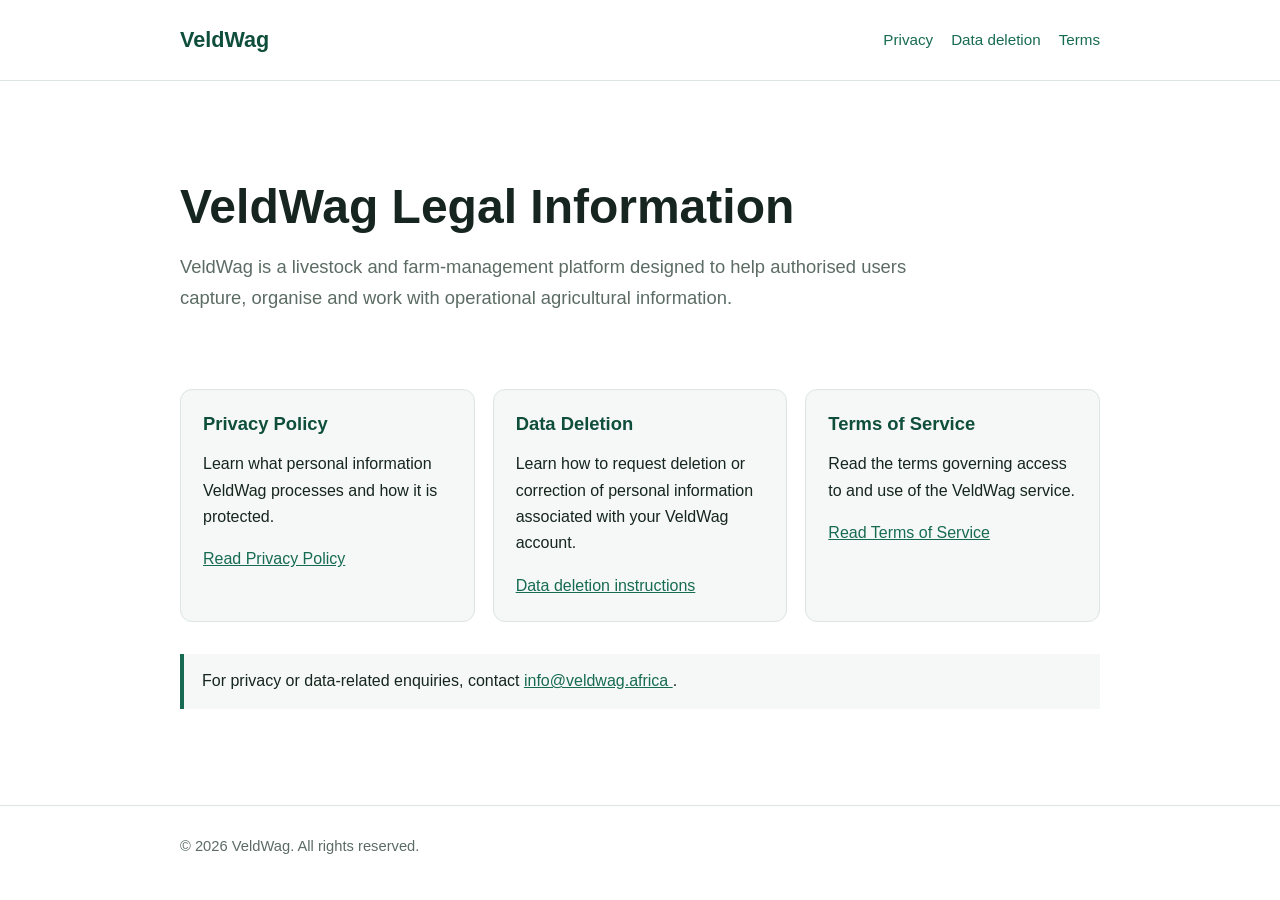
<file: index.html>
<!doctype html>
<html lang="en">
<head>
    <meta charset="utf-8">
    <meta
        name="viewport"
        content="width=device-width, initial-scale=1"
    >
    <title>VeldWag Legal</title>
    <meta
        name="description"
        content="Privacy, data deletion and terms for VeldWag."
    >
    <link rel="stylesheet" href="/assets/style.css">
</head>

<body>

<header>
    <div class="header-inner">
        <a class="brand" href="/">VeldWag</a>

        <nav>
            <a href="/privacy/">Privacy</a>
            <a href="/data-deletion/">Data deletion</a>
            <a href="/terms/">Terms</a>
        </nav>
    </div>
</header>

<main>
    <section class="hero">
        <h1>VeldWag Legal Information</h1>

        <p class="lead">
            VeldWag is a livestock and farm-management
            platform designed to help authorised users
            capture, organise and work with operational
            agricultural information.
        </p>
    </section>

    <div class="cards">

        <section class="card">
            <h2>Privacy Policy</h2>

            <p>
                Learn what personal information VeldWag
                processes and how it is protected.
            </p>

            <a href="/privacy/">
                Read Privacy Policy
            </a>
        </section>

        <section class="card">
            <h2>Data Deletion</h2>

            <p>
                Learn how to request deletion or correction
                of personal information associated with
                your VeldWag account.
            </p>

            <a href="/data-deletion/">
                Data deletion instructions
            </a>
        </section>

        <section class="card">
            <h2>Terms of Service</h2>

            <p>
                Read the terms governing access to and use
                of the VeldWag service.
            </p>

            <a href="/terms/">
                Read Terms of Service
            </a>
        </section>

    </div>

    <div class="notice">
        For privacy or data-related enquiries, contact
        <a href="mailto:info@veldwag.africa">
            info@veldwag.africa
        </a>.
    </div>
</main>

<footer>
    <div class="footer-inner">
        © 2026 VeldWag.
        All rights reserved.
    </div>
</footer>

</body>
</html>
</file>
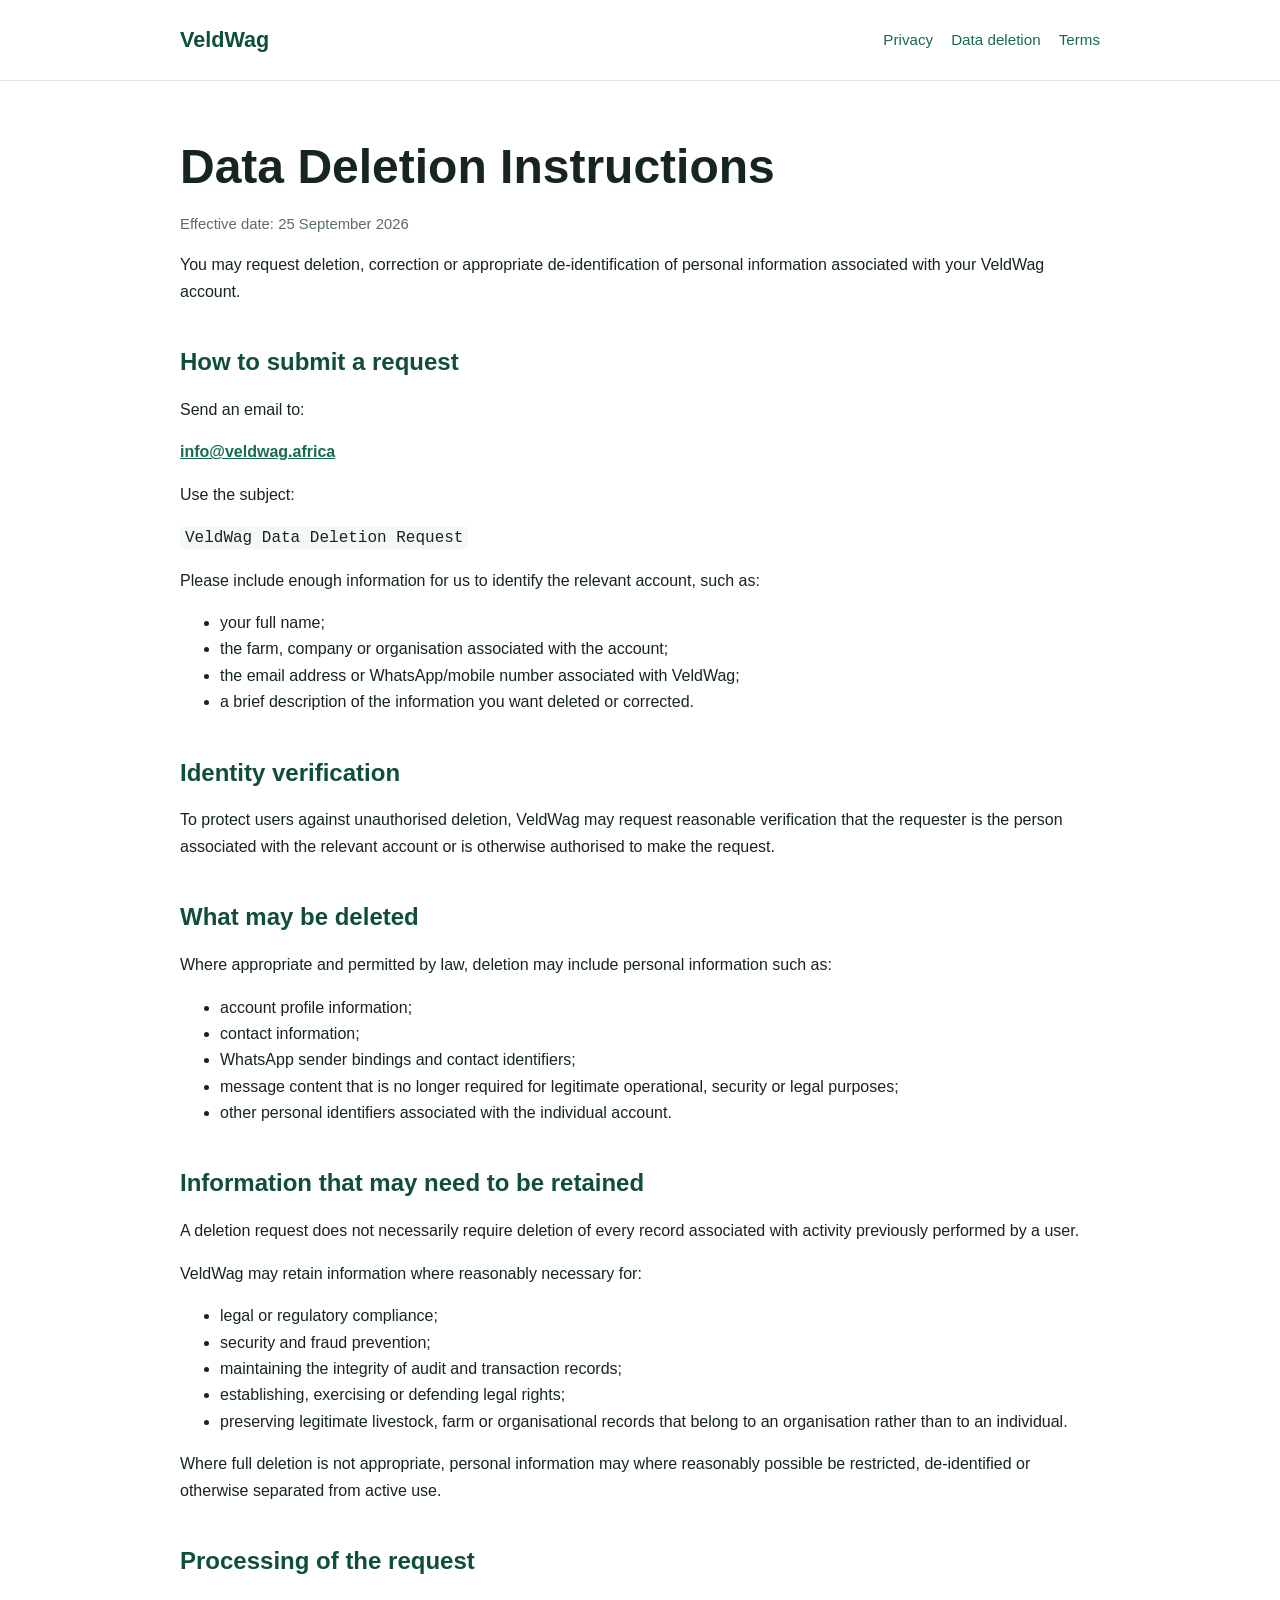
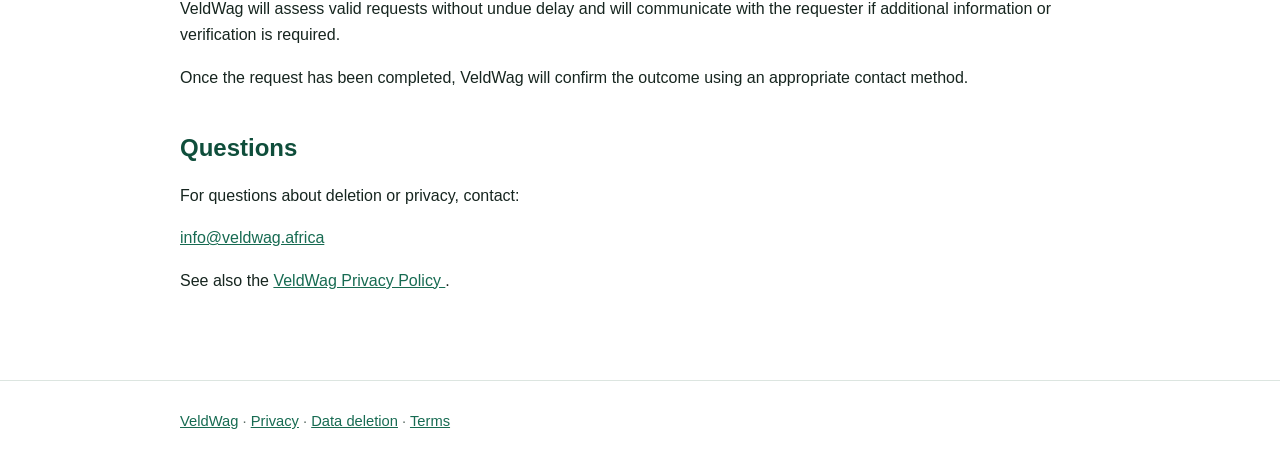
<file: data-deletion/index.html>
<!doctype html>
<html lang="en">
<head>
    <meta charset="utf-8">
    <meta
        name="viewport"
        content="width=device-width, initial-scale=1"
    >
    <title>Data Deletion Instructions | VeldWag</title>
    <meta
        name="description"
        content="Instructions for requesting deletion of personal information from VeldWag."
    >
    <link rel="stylesheet" href="/assets/style.css">
</head>

<body>

<header>
    <div class="header-inner">
        <a class="brand" href="/">VeldWag</a>

        <nav>
            <a href="/privacy/">Privacy</a>
            <a href="/data-deletion/">Data deletion</a>
            <a href="/terms/">Terms</a>
        </nav>
    </div>
</header>

<main>

<h1>Data Deletion Instructions</h1>

<p class="meta">
    Effective date: 25 September 2026
</p>

<p>
    You may request deletion, correction or appropriate
    de-identification of personal information associated
    with your VeldWag account.
</p>


<h2>How to submit a request</h2>

<p>
    Send an email to:
</p>

<p>
    <a href="mailto:info@veldwag.africa">
        <strong>info@veldwag.africa</strong>
    </a>
</p>

<p>
    Use the subject:
</p>

<p>
    <code>VeldWag Data Deletion Request</code>
</p>

<p>
    Please include enough information for us to identify
    the relevant account, such as:
</p>

<ul>
    <li>your full name;</li>
    <li>
        the farm, company or organisation associated
        with the account;
    </li>
    <li>
        the email address or WhatsApp/mobile number
        associated with VeldWag;
    </li>
    <li>
        a brief description of the information you want
        deleted or corrected.
    </li>
</ul>


<h2>Identity verification</h2>

<p>
    To protect users against unauthorised deletion,
    VeldWag may request reasonable verification that the
    requester is the person associated with the relevant
    account or is otherwise authorised to make the
    request.
</p>


<h2>What may be deleted</h2>

<p>
    Where appropriate and permitted by law, deletion may
    include personal information such as:
</p>

<ul>
    <li>account profile information;</li>
    <li>contact information;</li>
    <li>WhatsApp sender bindings and contact identifiers;</li>
    <li>
        message content that is no longer required for
        legitimate operational, security or legal
        purposes;
    </li>
    <li>
        other personal identifiers associated with the
        individual account.
    </li>
</ul>


<h2>Information that may need to be retained</h2>

<p>
    A deletion request does not necessarily require
    deletion of every record associated with activity
    previously performed by a user.
</p>

<p>
    VeldWag may retain information where reasonably
    necessary for:
</p>

<ul>
    <li>legal or regulatory compliance;</li>
    <li>security and fraud prevention;</li>
    <li>
        maintaining the integrity of audit and
        transaction records;
    </li>
    <li>
        establishing, exercising or defending legal
        rights;
    </li>
    <li>
        preserving legitimate livestock, farm or
        organisational records that belong to an
        organisation rather than to an individual.
    </li>
</ul>

<p>
    Where full deletion is not appropriate, personal
    information may where reasonably possible be
    restricted, de-identified or otherwise separated
    from active use.
</p>


<h2>Processing of the request</h2>

<p>
    VeldWag will assess valid requests without undue
    delay and will communicate with the requester if
    additional information or verification is required.
</p>

<p>
    Once the request has been completed, VeldWag will
    confirm the outcome using an appropriate contact
    method.
</p>


<h2>Questions</h2>

<p>
    For questions about deletion or privacy, contact:
</p>

<p>
    <a href="mailto:info@veldwag.africa">
        info@veldwag.africa
    </a>
</p>

<p>
    See also the
    <a href="/privacy/">
        VeldWag Privacy Policy
    </a>.
</p>

</main>

<footer>
    <div class="footer-inner">
        <a href="/">VeldWag</a>
        ·
        <a href="/privacy/">Privacy</a>
        ·
        <a href="/data-deletion/">Data deletion</a>
        ·
        <a href="/terms/">Terms</a>
    </div>
</footer>

</body>
</html>
</file>
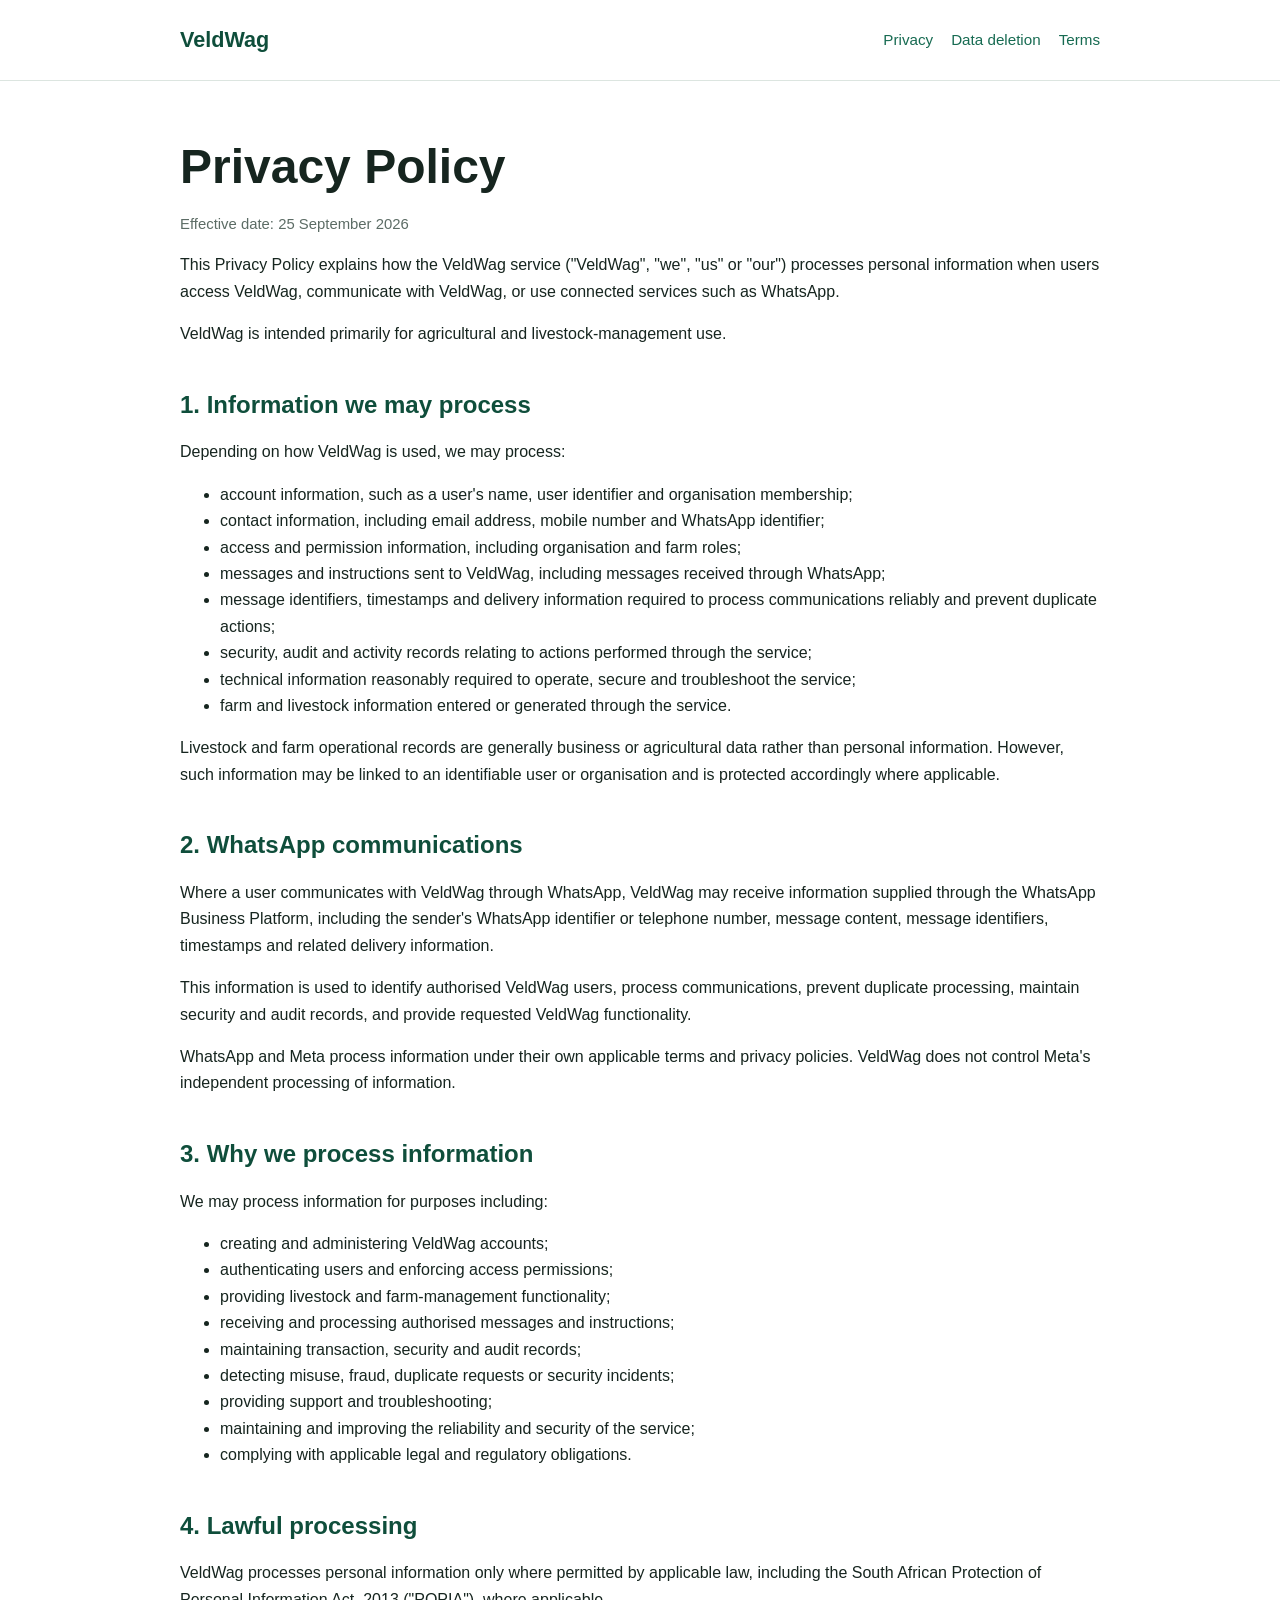
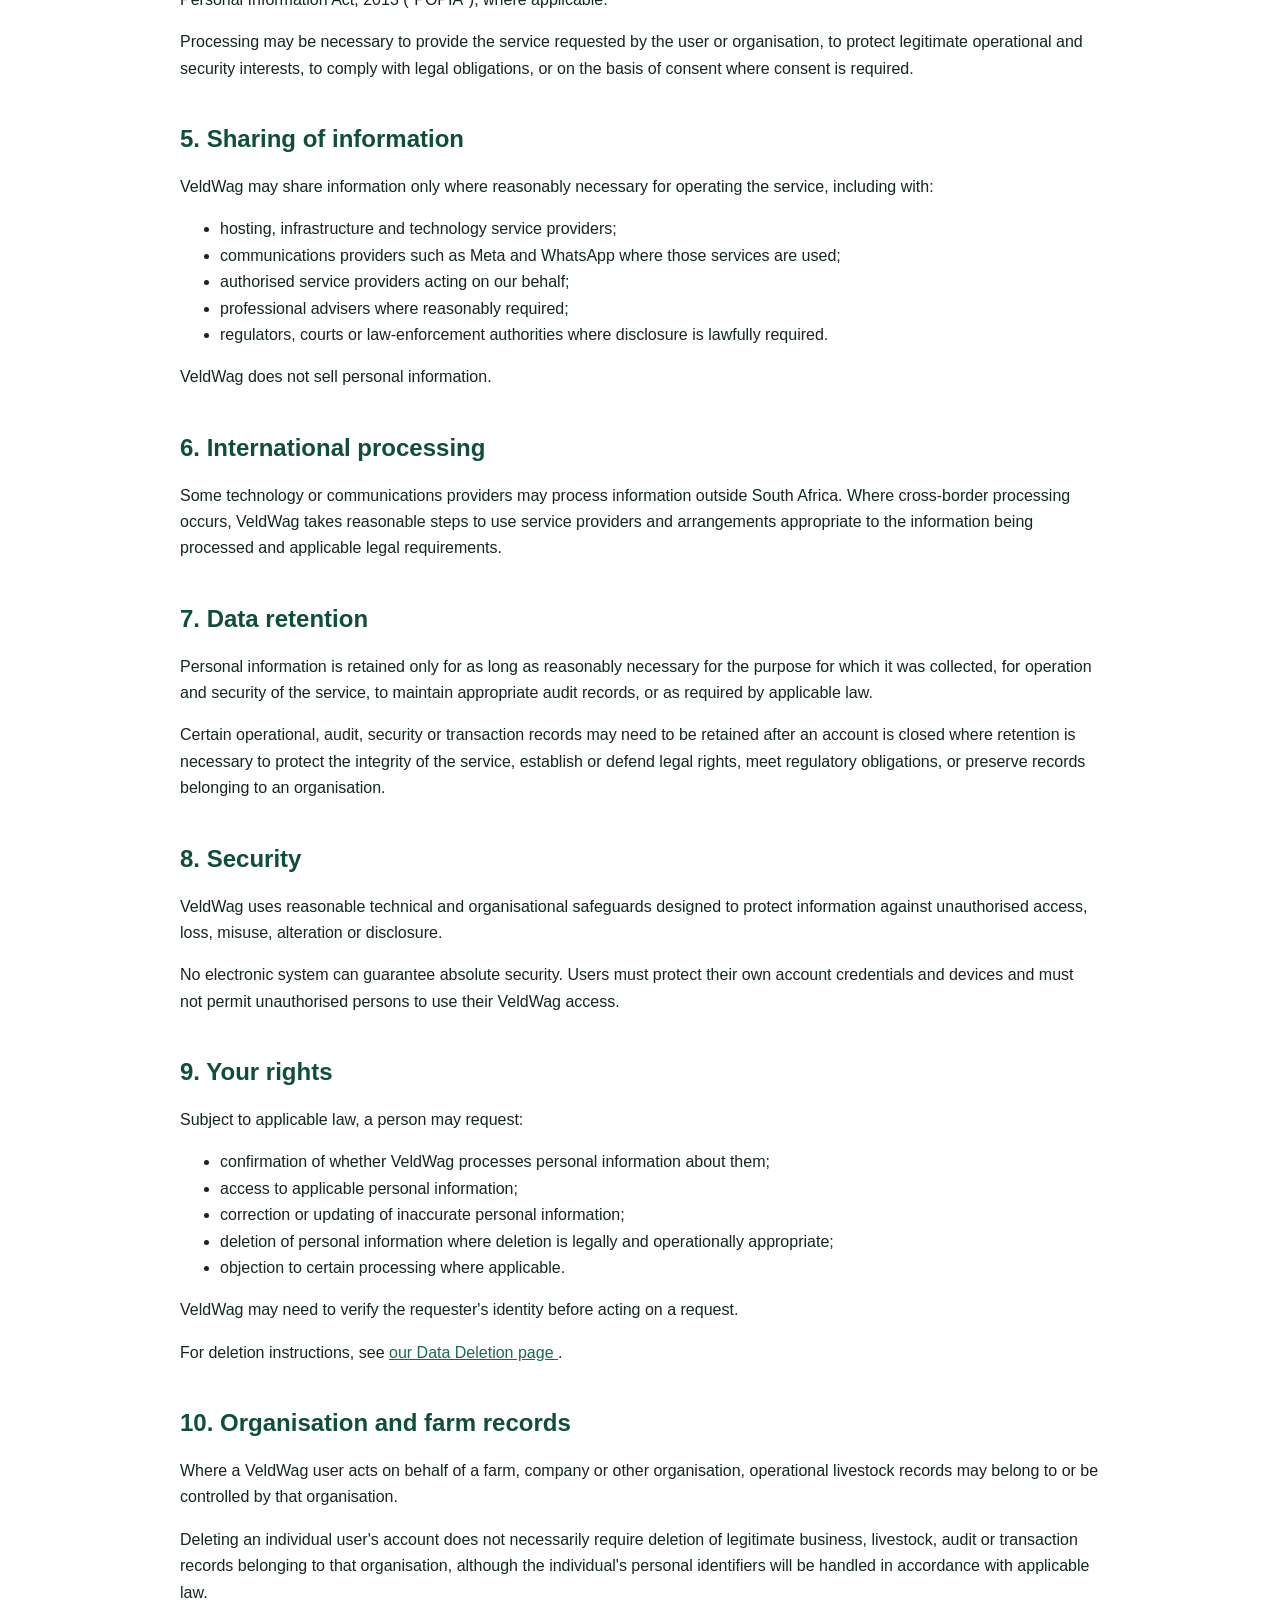
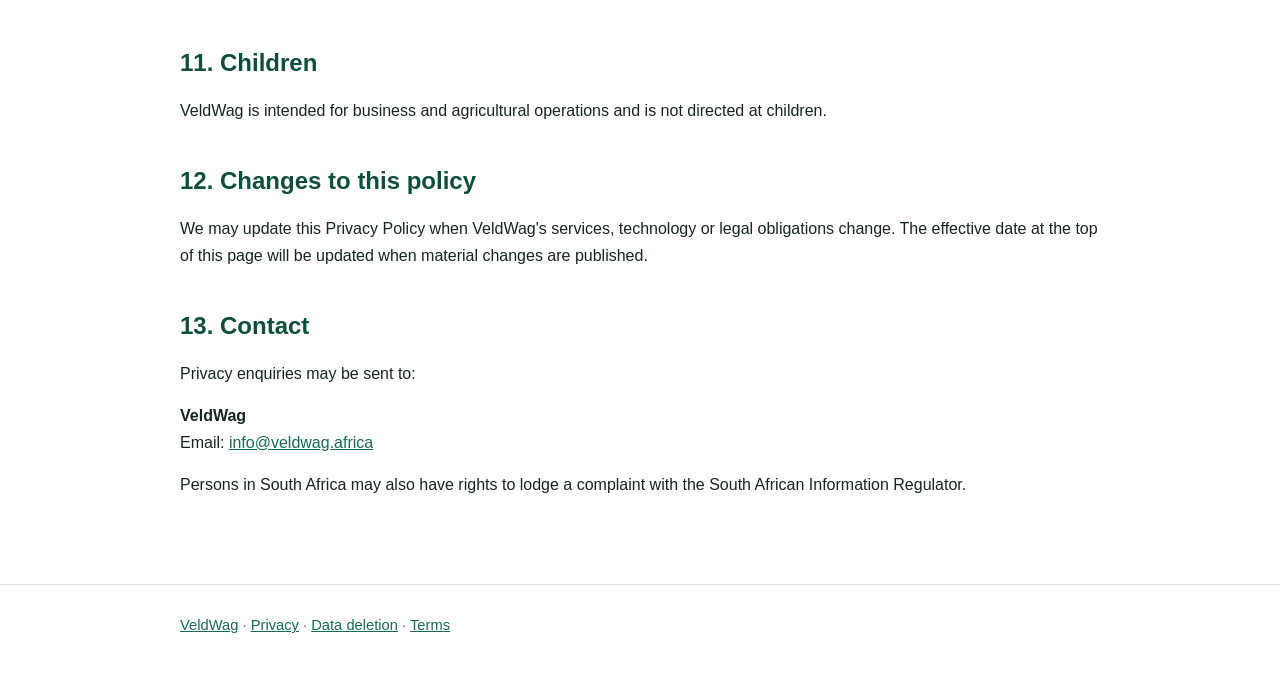
<file: privacy/index.html>
<!doctype html>
<html lang="en">
<head>
    <meta charset="utf-8">
    <meta
        name="viewport"
        content="width=device-width, initial-scale=1"
    >
    <title>Privacy Policy | VeldWag</title>
    <meta
        name="description"
        content="VeldWag Privacy Policy."
    >
    <link rel="stylesheet" href="/assets/style.css">
</head>

<body>

<header>
    <div class="header-inner">
        <a class="brand" href="/">VeldWag</a>

        <nav>
            <a href="/privacy/">Privacy</a>
            <a href="/data-deletion/">Data deletion</a>
            <a href="/terms/">Terms</a>
        </nav>
    </div>
</header>

<main>

<h1>Privacy Policy</h1>

<p class="meta">
    Effective date: 25 September 2026
</p>

<p>
    This Privacy Policy explains how the VeldWag service
    ("VeldWag", "we", "us" or "our") processes personal
    information when users access VeldWag, communicate
    with VeldWag, or use connected services such as
    WhatsApp.
</p>

<p>
    VeldWag is intended primarily for agricultural and
    livestock-management use.
</p>


<h2>1. Information we may process</h2>

<p>
    Depending on how VeldWag is used, we may process:
</p>

<ul>
    <li>
        account information, such as a user's name,
        user identifier and organisation membership;
    </li>

    <li>
        contact information, including email address,
        mobile number and WhatsApp identifier;
    </li>

    <li>
        access and permission information, including
        organisation and farm roles;
    </li>

    <li>
        messages and instructions sent to VeldWag,
        including messages received through WhatsApp;
    </li>

    <li>
        message identifiers, timestamps and delivery
        information required to process communications
        reliably and prevent duplicate actions;
    </li>

    <li>
        security, audit and activity records relating
        to actions performed through the service;
    </li>

    <li>
        technical information reasonably required to
        operate, secure and troubleshoot the service;
    </li>

    <li>
        farm and livestock information entered or
        generated through the service.
    </li>
</ul>

<p>
    Livestock and farm operational records are generally
    business or agricultural data rather than personal
    information. However, such information may be linked
    to an identifiable user or organisation and is
    protected accordingly where applicable.
</p>


<h2>2. WhatsApp communications</h2>

<p>
    Where a user communicates with VeldWag through
    WhatsApp, VeldWag may receive information supplied
    through the WhatsApp Business Platform, including
    the sender's WhatsApp identifier or telephone number,
    message content, message identifiers, timestamps and
    related delivery information.
</p>

<p>
    This information is used to identify authorised
    VeldWag users, process communications, prevent
    duplicate processing, maintain security and audit
    records, and provide requested VeldWag functionality.
</p>

<p>
    WhatsApp and Meta process information under their
    own applicable terms and privacy policies. VeldWag
    does not control Meta's independent processing of
    information.
</p>


<h2>3. Why we process information</h2>

<p>
    We may process information for purposes including:
</p>

<ul>
    <li>
        creating and administering VeldWag accounts;
    </li>

    <li>
        authenticating users and enforcing access
        permissions;
    </li>

    <li>
        providing livestock and farm-management
        functionality;
    </li>

    <li>
        receiving and processing authorised messages
        and instructions;
    </li>

    <li>
        maintaining transaction, security and audit
        records;
    </li>

    <li>
        detecting misuse, fraud, duplicate requests or
        security incidents;
    </li>

    <li>
        providing support and troubleshooting;
    </li>

    <li>
        maintaining and improving the reliability and
        security of the service;
    </li>

    <li>
        complying with applicable legal and regulatory
        obligations.
    </li>
</ul>


<h2>4. Lawful processing</h2>

<p>
    VeldWag processes personal information only where
    permitted by applicable law, including the South
    African Protection of Personal Information Act,
    2013 ("POPIA"), where applicable.
</p>

<p>
    Processing may be necessary to provide the service
    requested by the user or organisation, to protect
    legitimate operational and security interests, to
    comply with legal obligations, or on the basis of
    consent where consent is required.
</p>


<h2>5. Sharing of information</h2>

<p>
    VeldWag may share information only where reasonably
    necessary for operating the service, including with:
</p>

<ul>
    <li>
        hosting, infrastructure and technology service
        providers;
    </li>

    <li>
        communications providers such as Meta and
        WhatsApp where those services are used;
    </li>

    <li>
        authorised service providers acting on our
        behalf;
    </li>

    <li>
        professional advisers where reasonably required;
    </li>

    <li>
        regulators, courts or law-enforcement authorities
        where disclosure is lawfully required.
    </li>
</ul>

<p>
    VeldWag does not sell personal information.
</p>


<h2>6. International processing</h2>

<p>
    Some technology or communications providers may
    process information outside South Africa. Where
    cross-border processing occurs, VeldWag takes
    reasonable steps to use service providers and
    arrangements appropriate to the information being
    processed and applicable legal requirements.
</p>


<h2>7. Data retention</h2>

<p>
    Personal information is retained only for as long
    as reasonably necessary for the purpose for which
    it was collected, for operation and security of the
    service, to maintain appropriate audit records, or
    as required by applicable law.
</p>

<p>
    Certain operational, audit, security or transaction
    records may need to be retained after an account is
    closed where retention is necessary to protect the
    integrity of the service, establish or defend legal
    rights, meet regulatory obligations, or preserve
    records belonging to an organisation.
</p>


<h2>8. Security</h2>

<p>
    VeldWag uses reasonable technical and organisational
    safeguards designed to protect information against
    unauthorised access, loss, misuse, alteration or
    disclosure.
</p>

<p>
    No electronic system can guarantee absolute security.
    Users must protect their own account credentials and
    devices and must not permit unauthorised persons to
    use their VeldWag access.
</p>


<h2>9. Your rights</h2>

<p>
    Subject to applicable law, a person may request:
</p>

<ul>
    <li>
        confirmation of whether VeldWag processes
        personal information about them;
    </li>

    <li>
        access to applicable personal information;
    </li>

    <li>
        correction or updating of inaccurate personal
        information;
    </li>

    <li>
        deletion of personal information where deletion
        is legally and operationally appropriate;
    </li>

    <li>
        objection to certain processing where applicable.
    </li>
</ul>

<p>
    VeldWag may need to verify the requester's identity
    before acting on a request.
</p>

<p>
    For deletion instructions, see
    <a href="/data-deletion/">
        our Data Deletion page
    </a>.
</p>


<h2>10. Organisation and farm records</h2>

<p>
    Where a VeldWag user acts on behalf of a farm,
    company or other organisation, operational livestock
    records may belong to or be controlled by that
    organisation.
</p>

<p>
    Deleting an individual user's account does not
    necessarily require deletion of legitimate business,
    livestock, audit or transaction records belonging
    to that organisation, although the individual's
    personal identifiers will be handled in accordance
    with applicable law.
</p>


<h2>11. Children</h2>

<p>
    VeldWag is intended for business and agricultural
    operations and is not directed at children.
</p>


<h2>12. Changes to this policy</h2>

<p>
    We may update this Privacy Policy when VeldWag's
    services, technology or legal obligations change.
    The effective date at the top of this page will be
    updated when material changes are published.
</p>


<h2>13. Contact</h2>

<p>
    Privacy enquiries may be sent to:
</p>

<p>
    <strong>VeldWag</strong><br>
    Email:
    <a href="mailto:info@veldwag.africa">
        info@veldwag.africa
    </a>
</p>

<p>
    Persons in South Africa may also have rights to
    lodge a complaint with the South African Information
    Regulator.
</p>

</main>

<footer>
    <div class="footer-inner">
        <a href="/">VeldWag</a>
        ·
        <a href="/privacy/">Privacy</a>
        ·
        <a href="/data-deletion/">Data deletion</a>
        ·
        <a href="/terms/">Terms</a>
    </div>
</footer>

</body>
</html>
</file>
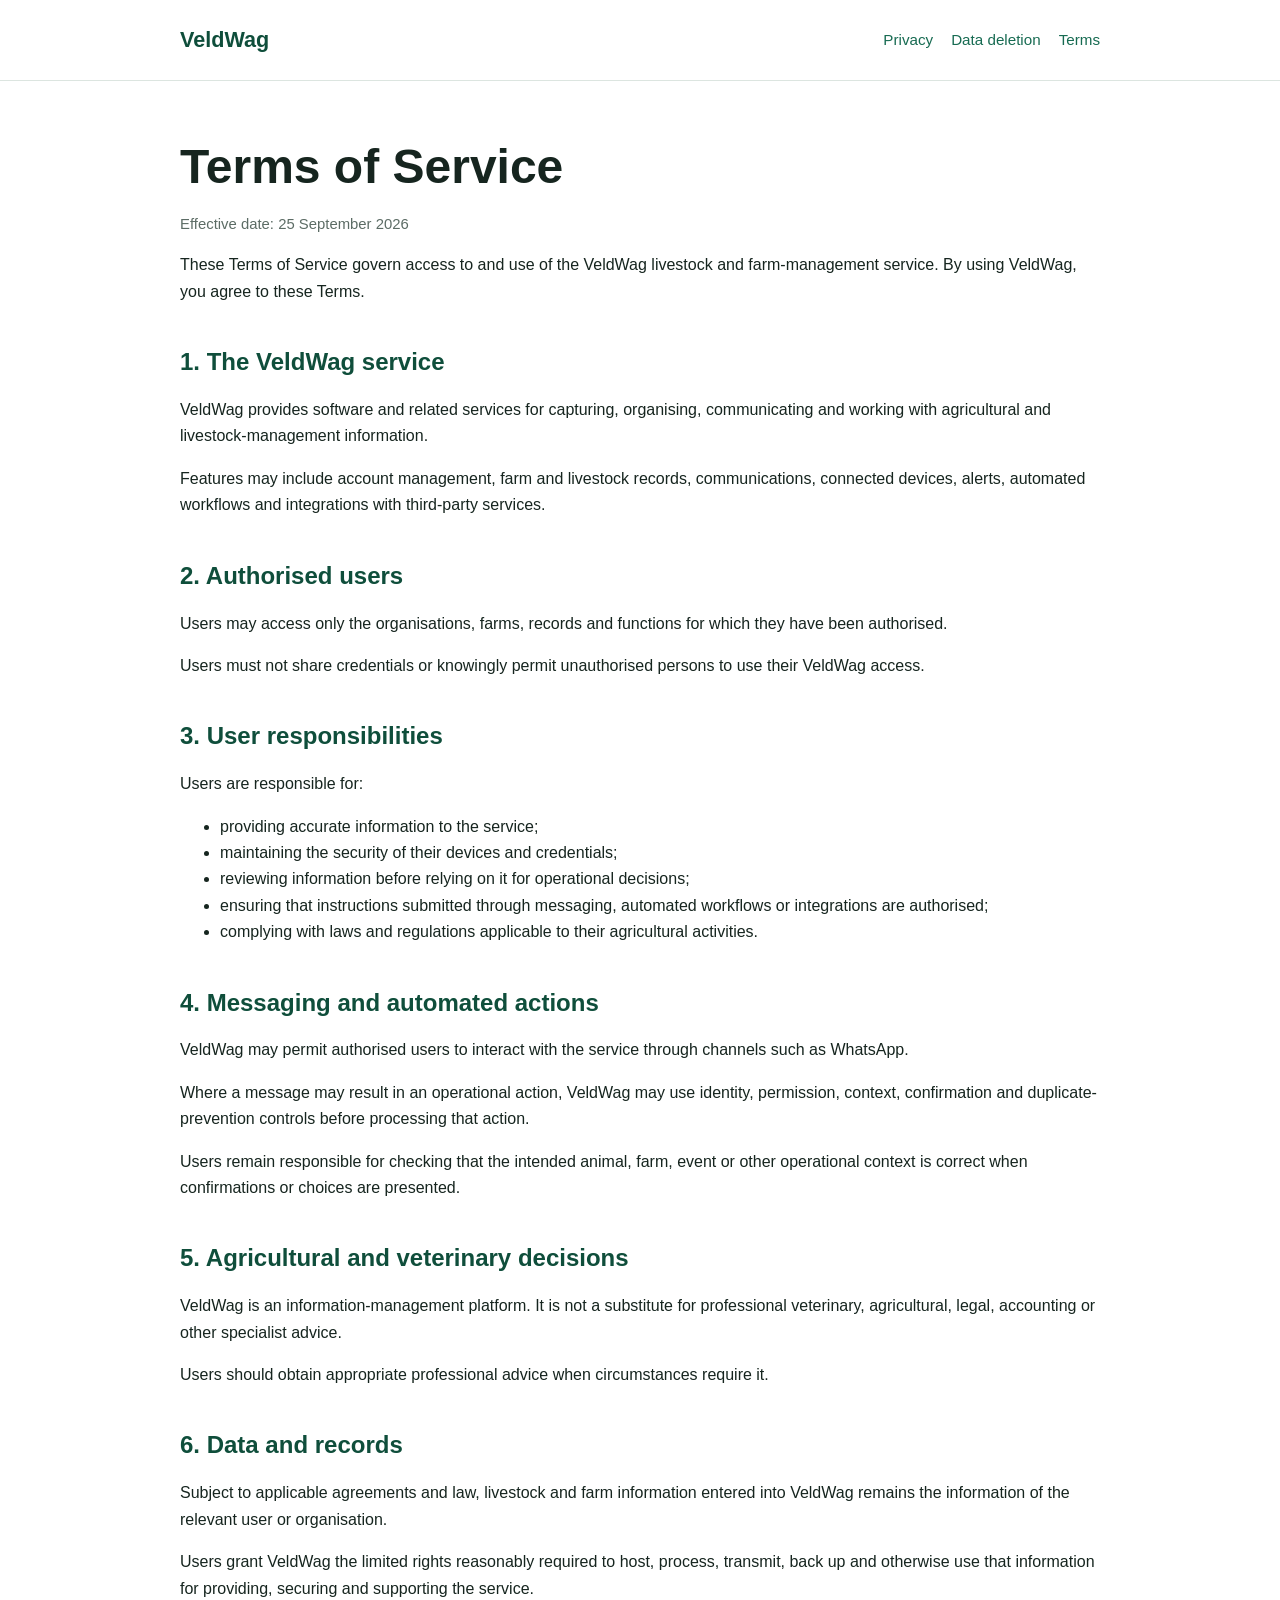
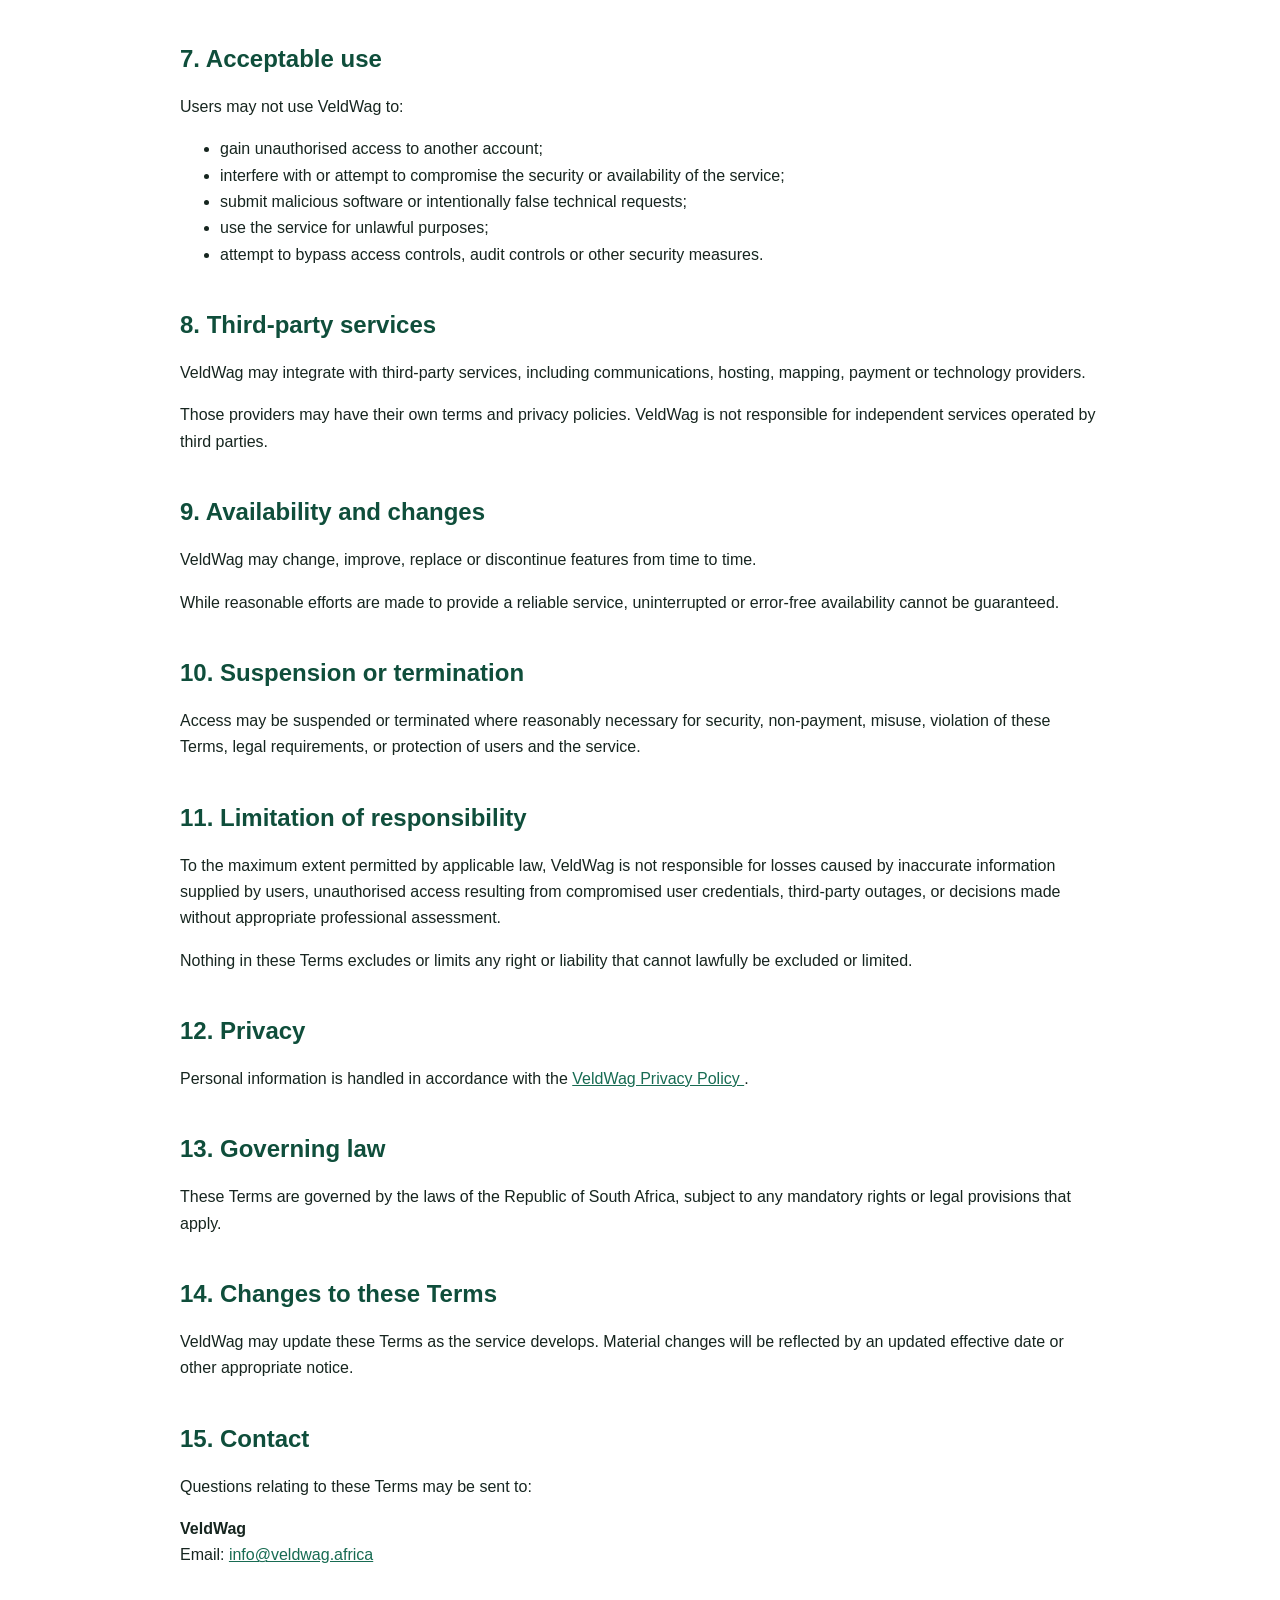
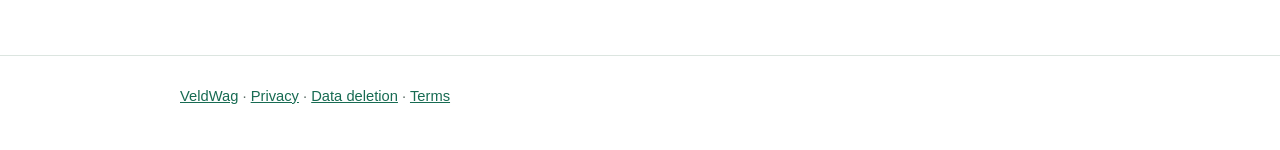
<file: terms/index.html>
<!doctype html>
<html lang="en">
<head>
    <meta charset="utf-8">
    <meta
        name="viewport"
        content="width=device-width, initial-scale=1"
    >
    <title>Terms of Service | VeldWag</title>
    <meta
        name="description"
        content="Terms governing use of the VeldWag service."
    >
    <link rel="stylesheet" href="/assets/style.css">
</head>

<body>

<header>
    <div class="header-inner">
        <a class="brand" href="/">VeldWag</a>

        <nav>
            <a href="/privacy/">Privacy</a>
            <a href="/data-deletion/">Data deletion</a>
            <a href="/terms/">Terms</a>
        </nav>
    </div>
</header>

<main>

<h1>Terms of Service</h1>

<p class="meta">
    Effective date: 25 September 2026
</p>

<p>
    These Terms of Service govern access to and use of
    the VeldWag livestock and farm-management service.
    By using VeldWag, you agree to these Terms.
</p>


<h2>1. The VeldWag service</h2>

<p>
    VeldWag provides software and related services for
    capturing, organising, communicating and working
    with agricultural and livestock-management
    information.
</p>

<p>
    Features may include account management, farm and
    livestock records, communications, connected devices,
    alerts, automated workflows and integrations with
    third-party services.
</p>


<h2>2. Authorised users</h2>

<p>
    Users may access only the organisations, farms,
    records and functions for which they have been
    authorised.
</p>

<p>
    Users must not share credentials or knowingly permit
    unauthorised persons to use their VeldWag access.
</p>


<h2>3. User responsibilities</h2>

<p>
    Users are responsible for:
</p>

<ul>
    <li>
        providing accurate information to the service;
    </li>

    <li>
        maintaining the security of their devices and
        credentials;
    </li>

    <li>
        reviewing information before relying on it for
        operational decisions;
    </li>

    <li>
        ensuring that instructions submitted through
        messaging, automated workflows or integrations
        are authorised;
    </li>

    <li>
        complying with laws and regulations applicable
        to their agricultural activities.
    </li>
</ul>


<h2>4. Messaging and automated actions</h2>

<p>
    VeldWag may permit authorised users to interact with
    the service through channels such as WhatsApp.
</p>

<p>
    Where a message may result in an operational action,
    VeldWag may use identity, permission, context,
    confirmation and duplicate-prevention controls
    before processing that action.
</p>

<p>
    Users remain responsible for checking that the
    intended animal, farm, event or other operational
    context is correct when confirmations or choices are
    presented.
</p>


<h2>5. Agricultural and veterinary decisions</h2>

<p>
    VeldWag is an information-management platform. It is
    not a substitute for professional veterinary,
    agricultural, legal, accounting or other specialist
    advice.
</p>

<p>
    Users should obtain appropriate professional advice
    when circumstances require it.
</p>


<h2>6. Data and records</h2>

<p>
    Subject to applicable agreements and law, livestock
    and farm information entered into VeldWag remains
    the information of the relevant user or organisation.
</p>

<p>
    Users grant VeldWag the limited rights reasonably
    required to host, process, transmit, back up and
    otherwise use that information for providing,
    securing and supporting the service.
</p>


<h2>7. Acceptable use</h2>

<p>
    Users may not use VeldWag to:
</p>

<ul>
    <li>gain unauthorised access to another account;</li>
    <li>
        interfere with or attempt to compromise the
        security or availability of the service;
    </li>
    <li>
        submit malicious software or intentionally false
        technical requests;
    </li>
    <li>
        use the service for unlawful purposes;
    </li>
    <li>
        attempt to bypass access controls, audit controls
        or other security measures.
    </li>
</ul>


<h2>8. Third-party services</h2>

<p>
    VeldWag may integrate with third-party services,
    including communications, hosting, mapping, payment
    or technology providers.
</p>

<p>
    Those providers may have their own terms and privacy
    policies. VeldWag is not responsible for independent
    services operated by third parties.
</p>


<h2>9. Availability and changes</h2>

<p>
    VeldWag may change, improve, replace or discontinue
    features from time to time.
</p>

<p>
    While reasonable efforts are made to provide a
    reliable service, uninterrupted or error-free
    availability cannot be guaranteed.
</p>


<h2>10. Suspension or termination</h2>

<p>
    Access may be suspended or terminated where
    reasonably necessary for security, non-payment,
    misuse, violation of these Terms, legal requirements,
    or protection of users and the service.
</p>


<h2>11. Limitation of responsibility</h2>

<p>
    To the maximum extent permitted by applicable law,
    VeldWag is not responsible for losses caused by
    inaccurate information supplied by users,
    unauthorised access resulting from compromised user
    credentials, third-party outages, or decisions made
    without appropriate professional assessment.
</p>

<p>
    Nothing in these Terms excludes or limits any right
    or liability that cannot lawfully be excluded or
    limited.
</p>


<h2>12. Privacy</h2>

<p>
    Personal information is handled in accordance with
    the
    <a href="/privacy/">
        VeldWag Privacy Policy
    </a>.
</p>


<h2>13. Governing law</h2>

<p>
    These Terms are governed by the laws of the Republic
    of South Africa, subject to any mandatory rights or
    legal provisions that apply.
</p>


<h2>14. Changes to these Terms</h2>

<p>
    VeldWag may update these Terms as the service
    develops. Material changes will be reflected by an
    updated effective date or other appropriate notice.
</p>


<h2>15. Contact</h2>

<p>
    Questions relating to these Terms may be sent to:
</p>

<p>
    <strong>VeldWag</strong><br>
    Email:
    <a href="mailto:info@veldwag.africa">
        info@veldwag.africa
    </a>
</p>

</main>

<footer>
    <div class="footer-inner">
        <a href="/">VeldWag</a>
        ·
        <a href="/privacy/">Privacy</a>
        ·
        <a href="/data-deletion/">Data deletion</a>
        ·
        <a href="/terms/">Terms</a>
    </div>
</footer>

</body>
</html>
</file>
<file: assets/style.css>
:root {
    --ink: #16251f;
    --muted: #5c6c65;
    --line: #dce5e0;
    --soft: #f5f8f6;
    --accent: #176b52;
    --accent-dark: #0f4e3b;
    --white: #ffffff;
}

* {
    box-sizing: border-box;
}

html {
    scroll-behavior: smooth;
}

body {
    margin: 0;
    font-family:
        -apple-system,
        BlinkMacSystemFont,
        "Segoe UI",
        Roboto,
        Helvetica,
        Arial,
        sans-serif;
    color: var(--ink);
    background: var(--white);
    line-height: 1.65;
}

header {
    border-bottom: 1px solid var(--line);
    background: var(--white);
}

.header-inner,
main,
.footer-inner {
    width: min(920px, calc(100% - 40px));
    margin: 0 auto;
}

.header-inner {
    padding: 22px 0;
    display: flex;
    gap: 24px;
    justify-content: space-between;
    align-items: center;
}

.brand {
    color: var(--accent-dark);
    font-size: 1.35rem;
    font-weight: 750;
    text-decoration: none;
}

nav {
    display: flex;
    gap: 18px;
    flex-wrap: wrap;
}

nav a,
footer a,
main a {
    color: var(--accent);
}

nav a {
    text-decoration: none;
    font-size: 0.95rem;
}

nav a:hover,
.brand:hover {
    text-decoration: underline;
}

main {
    padding: 58px 0 70px;
}

.hero {
    padding: 40px 0 26px;
}

h1 {
    font-size: clamp(2rem, 5vw, 3rem);
    line-height: 1.15;
    margin: 0 0 18px;
}

h2 {
    margin-top: 42px;
    line-height: 1.25;
    color: var(--accent-dark);
}

h3 {
    margin-top: 28px;
}

p,
li {
    font-size: 1rem;
}

.lead {
    font-size: 1.15rem;
    color: var(--muted);
    max-width: 760px;
}

.meta {
    color: var(--muted);
    font-size: 0.93rem;
}

.cards {
    display: grid;
    grid-template-columns:
        repeat(auto-fit, minmax(220px, 1fr));
    gap: 18px;
    margin: 32px 0;
}

.card {
    border: 1px solid var(--line);
    border-radius: 12px;
    padding: 22px;
    background: var(--soft);
}

.card h2 {
    margin-top: 0;
    font-size: 1.15rem;
}

.notice {
    border-left: 4px solid var(--accent);
    padding: 14px 18px;
    background: var(--soft);
    margin: 26px 0;
}

code {
    background: var(--soft);
    padding: 2px 5px;
    border-radius: 4px;
}

footer {
    border-top: 1px solid var(--line);
    color: var(--muted);
}

.footer-inner {
    padding: 28px 0 42px;
    font-size: 0.92rem;
}

@media (max-width: 650px) {
    .header-inner {
        align-items: flex-start;
        flex-direction: column;
    }

    main {
        padding-top: 35px;
    }
}
</file>
